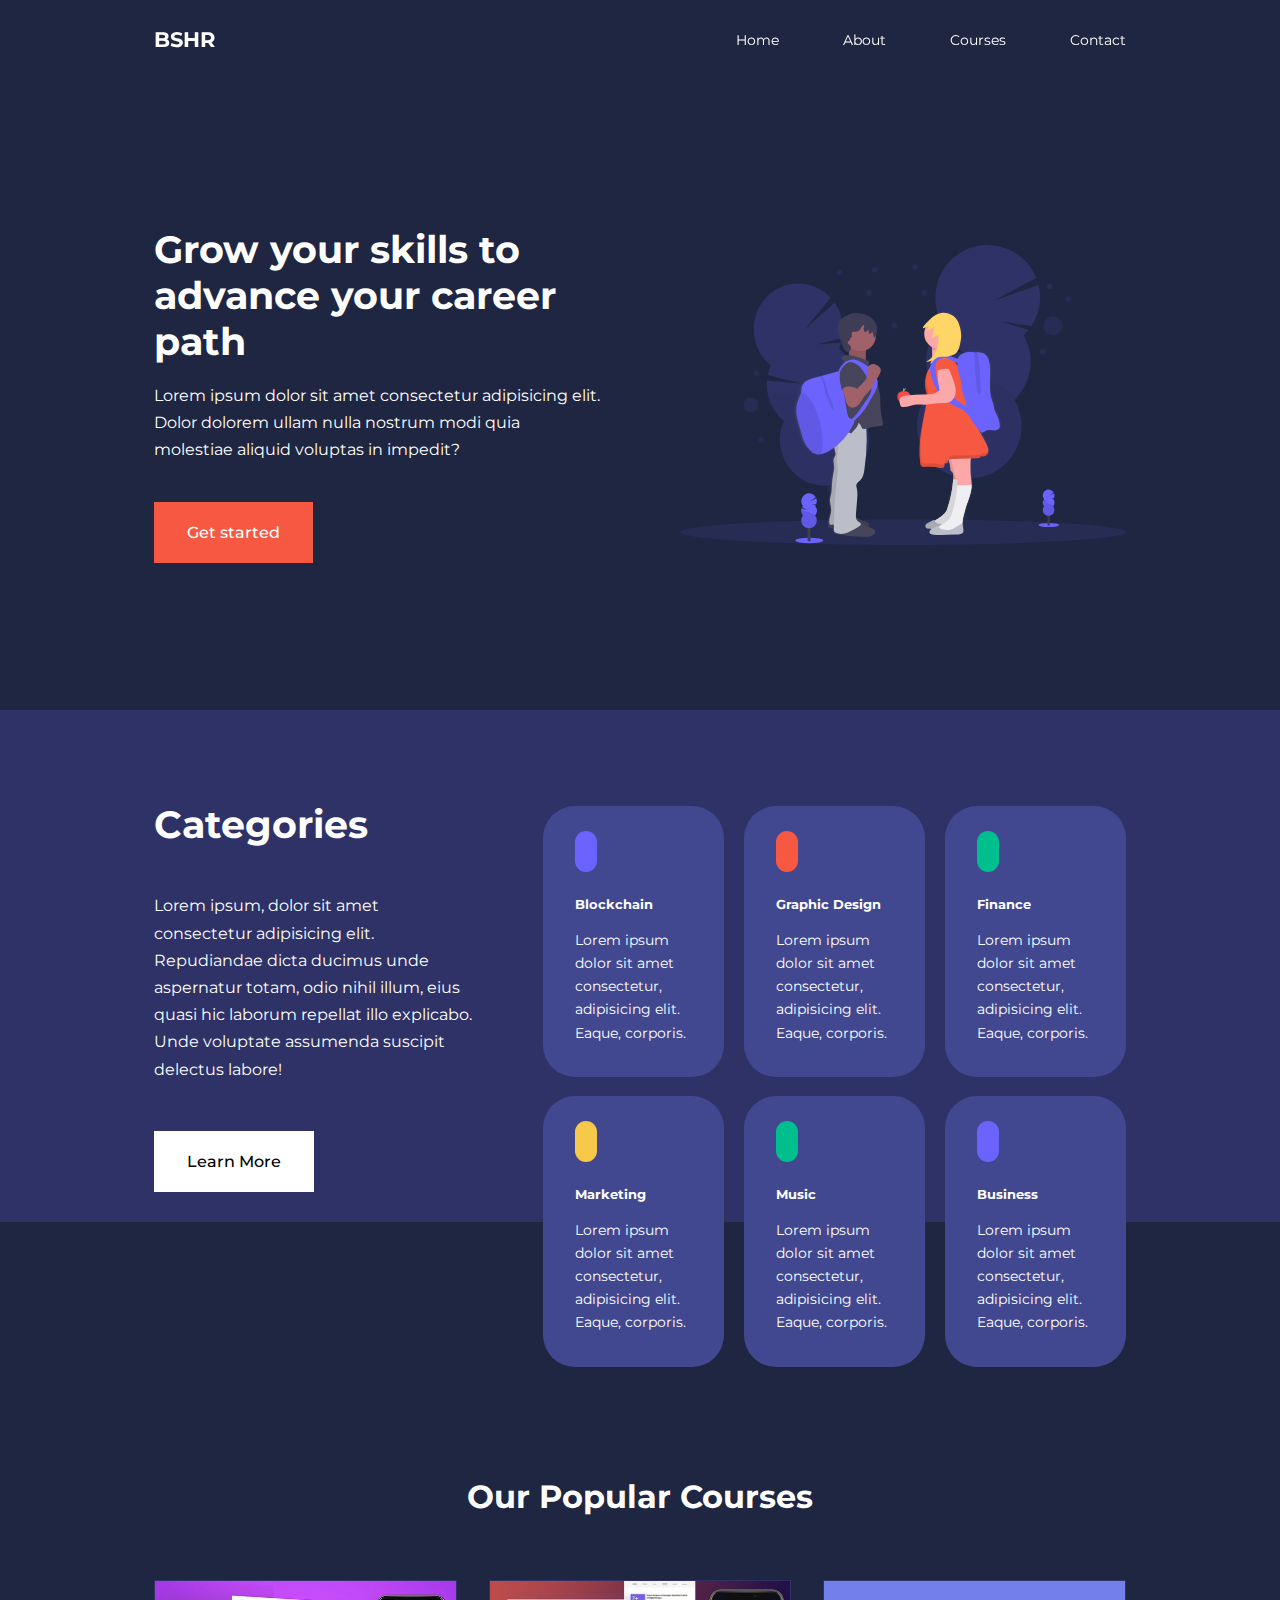
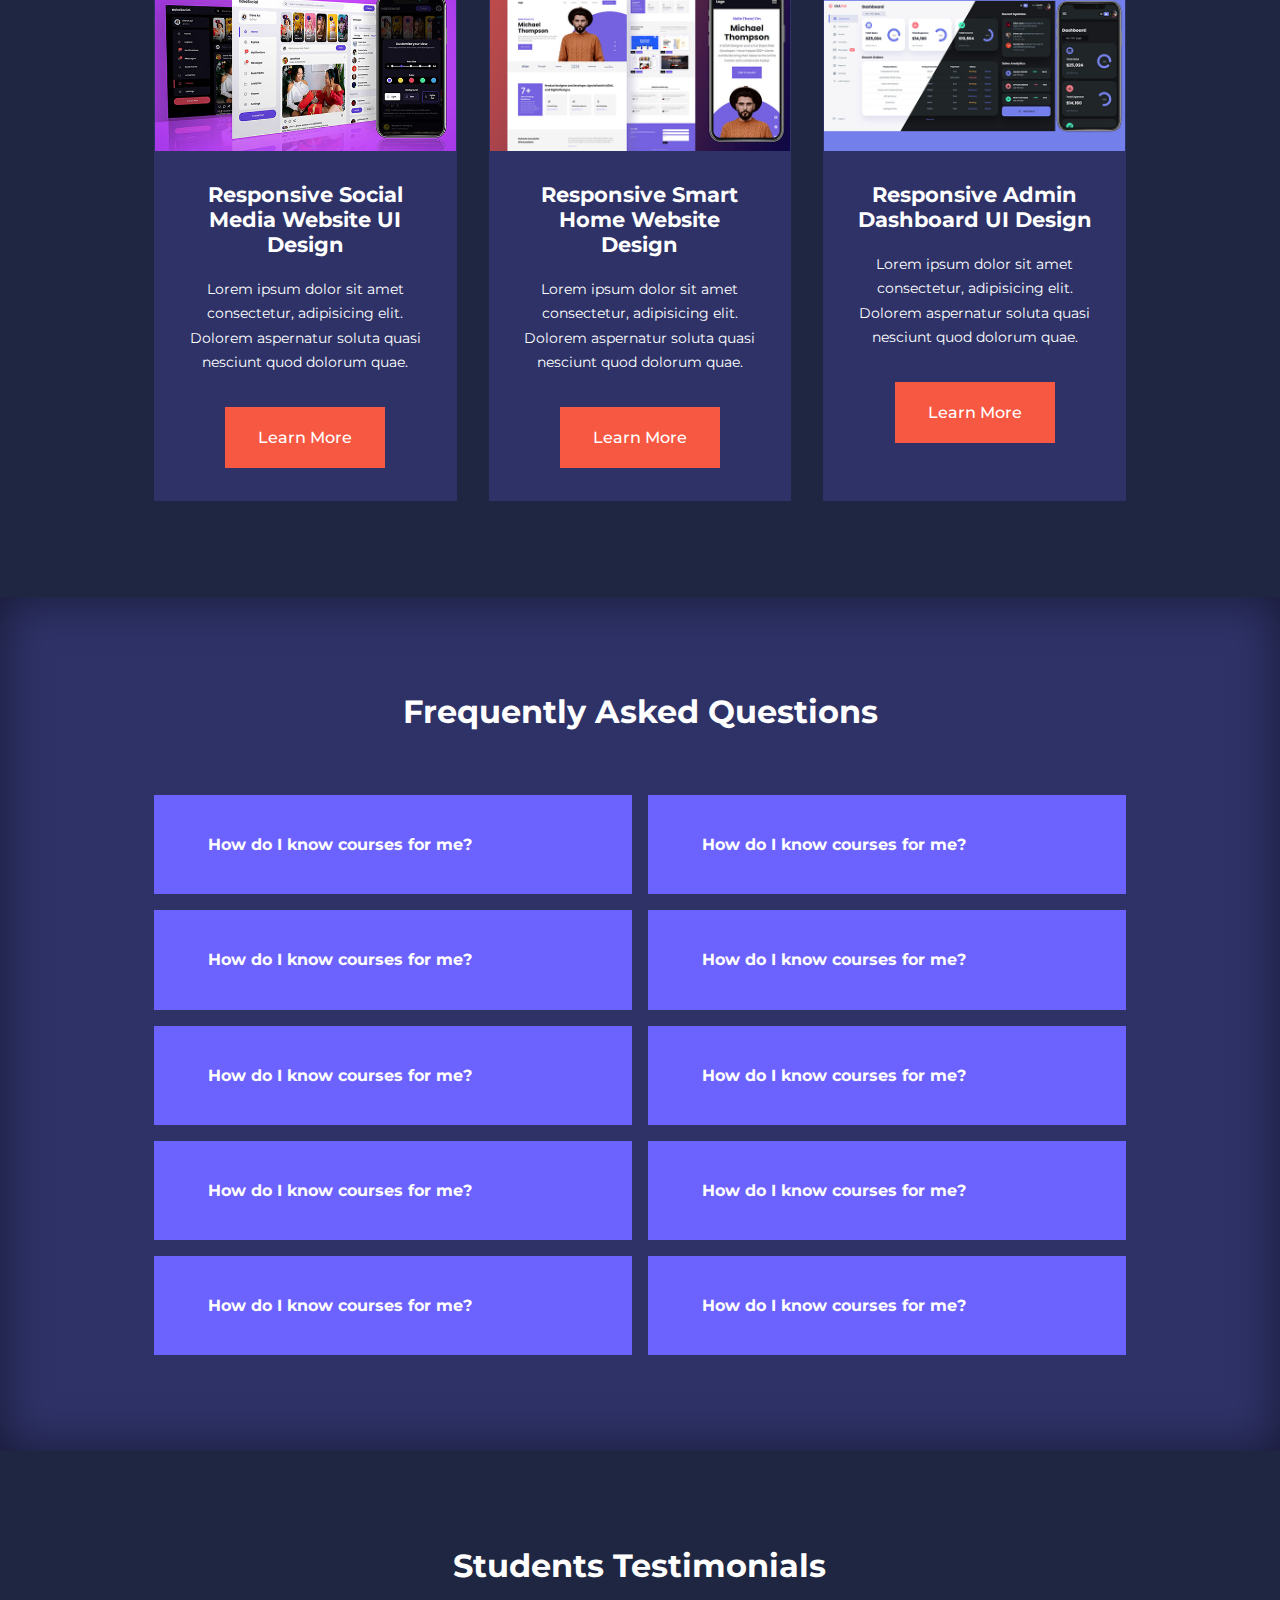
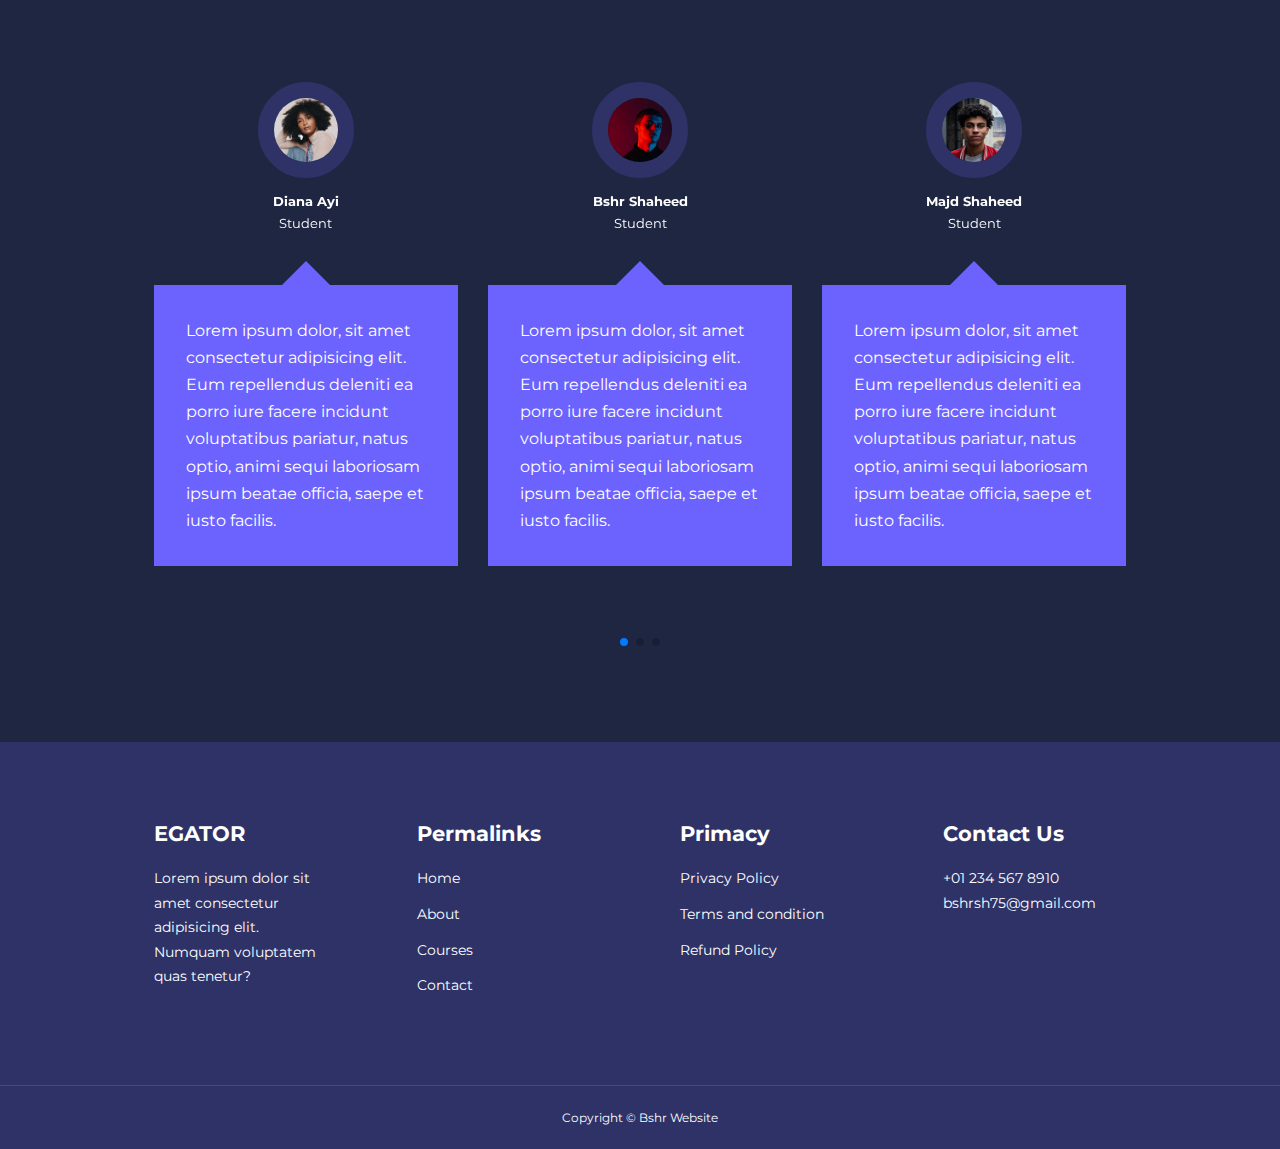
<file: index.html>
<!DOCTYPE html>
<html lang="en">
<head>
    <meta charset="UTF-8">
    <meta name="viewport" content="width=device-width, initial-scale=1.0">
    <title>Ocean</title>
    <!-- Google fonts -->
    <link rel="preconnect" href="https://fonts.googleapis.com">
    <link rel="preconnect" href="https://fonts.gstatic.com" crossorigin>
    <link href="https://fonts.googleapis.com/css2?family=Jomhuria&family=Lato:ital,wght@0,300;0,400;0,700;0,900;1,300;1,400;1,700;1,900&family=League+Spartan:wght@100;200;300;400;500;600;700;800;900&family=Montserrat:wght@300;400;500;600;700;800;900&family=Open+Sans:wght@400;700&family=Work+Sans:wght@200;300;400;500;600;700;800&display=swap" rel="stylesheet">
    <!-- ICONS COUT cdn -->
    <link rel="stylesheet" href="https://unicons.iconscout.com/release/v4.0.8/css/line.css">
    <link rel="stylesheet" href="css/style.css">
    <!-- swiper js -->
    <link rel="stylesheet" href="https://cdn.jsdelivr.net/npm/swiper@10/swiper-bundle.min.css"/>
</head>
<body>
    <!-- start nav bar -->
    <nav>
        <div class="main-container nav-container">
            <a href="index.html"><h4>BSHR</h4></a>
            <ul class="nav-menu">
                <li><a href="index.html">Home</a></li>
                <li><a href="about.html">About</a></li>
                <li><a href="courses.html">Courses</a></li>
                <li><a href="contact.html">Contact</a></li>
            </ul>
            <button id="open-menu-btn"><i class="uil uil-bars"></i></button>
            <button id="close-menu-btn"><i class="uil uil-multiply"></i></button>
        </div>
    </nav>
    <!-- end nav bar -->
    <!-- start header -->
    <header>
        <div class="main-container header-container">
            <div class="header-left">
                <h1>Grow your skills to advance your career path</h1>
                <p>Lorem ipsum dolor sit amet consectetur adipisicing elit. Dolor dolorem ullam nulla nostrum modi quia molestiae aliquid voluptas in impedit?</p>
                <a href="courses.html" class="btn btn-primary">Get started</a>
            </div>
            <div class="header-right">
                <img src="images/header.svg" alt="">
            </div>
        </div>
    </header>
    <!-- end header -->
    <!-- start categories -->
    <section class="categories">
        <div class="main-container categories-container">
            <div class="categories-left">
                <h1>Categories</h1>
                <p>Lorem ipsum, dolor sit amet consectetur adipisicing elit. Repudiandae dicta ducimus unde aspernatur totam, odio nihil illum, eius quasi hic laborum repellat illo explicabo. Unde voluptate assumenda suscipit delectus labore!</p>
                <a href="#" class="btn">Learn More</a>
            </div>
            <div class="categories-right">
                <article class="category">
                    <span class="category-icon"><i class="uil uil-bitcoin-circle"></i></span>
                    <h5>Blockchain</h5>
                    <p>Lorem ipsum dolor sit amet consectetur, adipisicing elit. Eaque, corporis.</p>
                </article>

                <article class="category">
                    <span class="category-icon"><i class="uil uil-palette"></i></span>
                    <h5>Graphic Design</h5>
                    <p>Lorem ipsum dolor sit amet consectetur, adipisicing elit. Eaque, corporis.</p>
                </article>

                <article class="category">
                    <span class="category-icon"><i class="uil uil-usd-circle"></i></span>
                    <h5>Finance</h5>
                    <p>Lorem ipsum dolor sit amet consectetur, adipisicing elit. Eaque, corporis.</p>
                </article>

                <article class="category">
                    <span class="category-icon"><i class="uil uil-megaphone"></i></span>
                    <h5>Marketing</h5>
                    <p>Lorem ipsum dolor sit amet consectetur, adipisicing elit. Eaque, corporis.</p>
                </article>

                <article class="category">
                    <span class="category-icon"><i class="uil uil-music"></i></span>
                    <h5>Music</h5>
                    <p>Lorem ipsum dolor sit amet consectetur, adipisicing elit. Eaque, corporis.</p>
                </article>

                <article class="category">
                    <span class="category-icon"><i class="uil uil-puzzle-piece"></i></span>
                    <h5>Business</h5>
                    <p>Lorem ipsum dolor sit amet consectetur, adipisicing elit. Eaque, corporis.</p>
                </article>
            </div>
        </div>
    </section>
    <!-- end categories -->
    <!-- start courses -->
    <section class="courses">
        <h2>Our Popular Courses</h2>
        <div class="main-container courses-container">
            <article class="course">
                <div class="course-image">
                    <img src="images/course1.jpg" alt="">
                </div>
                <div class="course-info">
                    <h4>Responsive Social Media Website UI Design</h4>
                    <p>Lorem ipsum dolor sit amet consectetur, adipisicing elit. Dolorem aspernatur soluta quasi nesciunt quod dolorum quae.</p>
                    <a href="" class="btn btn-primary">Learn More</a>
                </div>
            </article>
            <article class="course">
                <div class="course-image">
                    <img src="images/course2.jpg" alt="">
                </div>
                <div class="course-info">
                    <h4>Responsive Smart Home Website Design</h4>
                    <p>Lorem ipsum dolor sit amet consectetur, adipisicing elit. Dolorem aspernatur soluta quasi nesciunt quod dolorum quae.</p>
                    <a href="" class="btn btn-primary">Learn More</a>
                </div>
            </article>
            <article class="course">
                <div class="course-image">
                    <img src="images/course3.jpg" alt="">
                </div>
                <div class="course-info">
                    <h4>Responsive Admin Dashboard UI Design</h4>
                    <p>Lorem ipsum dolor sit amet consectetur, adipisicing elit. Dolorem aspernatur soluta quasi nesciunt quod dolorum quae.</p>
                    <a href="" class="btn btn-primary">Learn More</a>
                </div>
            </article>
        </div>
    </section>
    <!-- end courses -->
    <!-- start faqs -->
    <section class="faqs">
        <h2>Frequently Asked Questions</h2>
        <div class="main-container faqs-container">
            <article class="faq">
                <div class="faq-icon"><i class="uil uil-plus"></i></div>
                <div class="question-answer">
                    <h4>How do I know courses for me?</h4>
                    <p>Lorem ipsum dolor sit amet consectetur adipisicing elit. Labore sed ratione laudantium enim adipisci, autem nemo sapiente explicabo sunt ipsum, ipsam quae quis officiis aliquid necessitatibus? Porro beatae ab odio.</p>
                </div>
            </article>
            <article class="faq">
                <div class="faq-icon"><i class="uil uil-plus"></i></div>
                <div class="question-answer">
                    <h4>How do I know courses for me?</h4>
                    <p>Lorem ipsum dolor sit amet consectetur adipisicing elit. Labore sed ratione laudantium enim adipisci, autem nemo sapiente explicabo sunt ipsum, ipsam quae quis officiis aliquid necessitatibus? Porro beatae ab odio.</p>
                </div>
            </article>
            <article class="faq">
                <div class="faq-icon"><i class="uil uil-plus"></i></div>
                <div class="question-answer">
                    <h4>How do I know courses for me?</h4>
                    <p>Lorem ipsum dolor sit amet consectetur adipisicing elit. Labore sed ratione laudantium enim adipisci, autem nemo sapiente explicabo sunt ipsum, ipsam quae quis officiis aliquid necessitatibus? Porro beatae ab odio.</p>
                </div>
            </article>
            <article class="faq">
                <div class="faq-icon"><i class="uil uil-plus"></i></div>
                <div class="question-answer">
                    <h4>How do I know courses for me?</h4>
                    <p>Lorem ipsum dolor sit amet consectetur adipisicing elit. Labore sed ratione laudantium enim adipisci, autem nemo sapiente explicabo sunt ipsum, ipsam quae quis officiis aliquid necessitatibus? Porro beatae ab odio.</p>
                </div>
            </article>
            <article class="faq">
                <div class="faq-icon"><i class="uil uil-plus"></i></div>
                <div class="question-answer">
                    <h4>How do I know courses for me?</h4>
                    <p>Lorem ipsum dolor sit amet consectetur adipisicing elit. Labore sed ratione laudantium enim adipisci, autem nemo sapiente explicabo sunt ipsum, ipsam quae quis officiis aliquid necessitatibus? Porro beatae ab odio.</p>
                </div>
            </article>
            <article class="faq">
                <div class="faq-icon"><i class="uil uil-plus"></i></div>
                <div class="question-answer">
                    <h4>How do I know courses for me?</h4>
                    <p>Lorem ipsum dolor sit amet consectetur adipisicing elit. Labore sed ratione laudantium enim adipisci, autem nemo sapiente explicabo sunt ipsum, ipsam quae quis officiis aliquid necessitatibus? Porro beatae ab odio.</p>
                </div>
            </article>
            <article class="faq">
                <div class="faq-icon"><i class="uil uil-plus"></i></div>
                <div class="question-answer">
                    <h4>How do I know courses for me?</h4>
                    <p>Lorem ipsum dolor sit amet consectetur adipisicing elit. Labore sed ratione laudantium enim adipisci, autem nemo sapiente explicabo sunt ipsum, ipsam quae quis officiis aliquid necessitatibus? Porro beatae ab odio.</p>
                </div>
            </article>
            <article class="faq">
                <div class="faq-icon"><i class="uil uil-plus"></i></div>
                <div class="question-answer">
                    <h4>How do I know courses for me?</h4>
                    <p>Lorem ipsum dolor sit amet consectetur adipisicing elit. Labore sed ratione laudantium enim adipisci, autem nemo sapiente explicabo sunt ipsum, ipsam quae quis officiis aliquid necessitatibus? Porro beatae ab odio.</p>
                </div>
            </article>
            <article class="faq">
                <div class="faq-icon"><i class="uil uil-plus"></i></div>
                <div class="question-answer">
                    <h4>How do I know courses for me?</h4>
                    <p>Lorem ipsum dolor sit amet consectetur adipisicing elit. Labore sed ratione laudantium enim adipisci, autem nemo sapiente explicabo sunt ipsum, ipsam quae quis officiis aliquid necessitatibus? Porro beatae ab odio.</p>
                </div>
            </article>
            <article class="faq">
                <div class="faq-icon"><i class="uil uil-plus"></i></div>
                <div class="question-answer">
                    <h4>How do I know courses for me?</h4>
                    <p>Lorem ipsum dolor sit amet consectetur adipisicing elit. Labore sed ratione laudantium enim adipisci, autem nemo sapiente explicabo sunt ipsum, ipsam quae quis officiis aliquid necessitatibus? Porro beatae ab odio.</p>
                </div>
            </article>
        </div>
    </section>
    <!-- end faqs -->
    <!-- start testimonials -->
    <section class="main-container testimonials-container mySwiper">
        <h2>Students Testimonials</h2>
        <div class="swiper-wrapper">
            <div class="testimonial swiper-slide">
                <div class="avatar">
                    <img src="images/avatar1.jpg" alt="">
                </div>
                <div class="testimonial-info">
                    <h5>Diana Ayi</h5>
                    <small>Student</small>
                </div>
                <div class="testimonial-body">
                    <p>
                        Lorem ipsum dolor, sit amet consectetur adipisicing elit. Eum repellendus deleniti ea porro iure facere incidunt voluptatibus pariatur, natus optio, animi sequi laboriosam ipsum beatae officia, saepe et iusto facilis.
                    </p>
                </div>
            </div>
            <div class="testimonial swiper-slide">
                <div class="avatar">
                    <img src="images/avatar2.jpg" alt="">
                </div>
                <div class="testimonial-info">
                    <h5>Bshr Shaheed</h5>
                    <small>Student</small>
                </div>
                <div class="testimonial-body">
                    <p>
                        Lorem ipsum dolor, sit amet consectetur adipisicing elit. Eum repellendus deleniti ea porro iure facere incidunt voluptatibus pariatur, natus optio, animi sequi laboriosam ipsum beatae officia, saepe et iusto facilis.
                    </p>
                </div>
            </div>
            <div class="testimonial swiper-slide">
                <div class="avatar">
                    <img src="images/avatar3.jpg" alt="">
                </div>
                <div class="testimonial-info">
                    <h5>Majd Shaheed</h5>
                    <small>Student</small>
                </div>
                <div class="testimonial-body">
                    <p>
                        Lorem ipsum dolor, sit amet consectetur adipisicing elit. Eum repellendus deleniti ea porro iure facere incidunt voluptatibus pariatur, natus optio, animi sequi laboriosam ipsum beatae officia, saepe et iusto facilis.
                    </p>
                </div>
            </div>
            <div class="testimonial swiper-slide">
                <div class="avatar">
                    <img src="images/avatar4.jpg" alt="">
                </div>
                <div class="testimonial-info">
                    <h5>nisar bisar</h5>
                    <small>Student</small>
                </div>
                <div class="testimonial-body">
                    <p>
                        Lorem ipsum dolor, sit amet consectetur adipisicing elit. Eum repellendus deleniti ea porro iure facere incidunt voluptatibus pariatur, natus optio, animi sequi laboriosam ipsum beatae officia, saepe et iusto facilis.
                    </p>
                </div>
            </div>
            <div class="testimonial swiper-slide">
                <div class="avatar">
                    <img src="images/avatar5.jpg" alt="">
                </div>
                <div class="testimonial-info">
                    <h5>Tonia lonia</h5>
                    <small>Student</small>
                </div>
                <div class="testimonial-body">
                    <p>
                        Lorem ipsum dolor, sit amet consectetur adipisicing elit. Eum repellendus deleniti ea porro iure facere incidunt voluptatibus pariatur, natus optio, animi sequi laboriosam ipsum beatae officia, saepe et iusto facilis.
                    </p>
                </div>
            </div>
        </div>
        <div class="swiper-pagination"></div>
    </section>
    <!-- end testimonials -->
    <!-- start footer -->
    <footer class="footer">
        <div class="main-container footer-container">
            <div class="footer1">
                <a href="index.html" class="footer-logo"><h4>EGATOR</h4></a>
                <p>Lorem ipsum dolor sit amet consectetur adipisicing elit. Numquam voluptatem quas tenetur?</p>
            </div>
            <div class="footer2">
                <h4>Permalinks</h4>
                <ul class="permalinks">
                    <li><a href="index.html">Home</a></li>
                    <li><a href="about.html">About</a></li>
                    <li><a href="courses.html">Courses</a></li>
                    <li><a href="contact.html">Contact</a></li>
                </ul>
            </div>
            <div class="footer3">
                <h4>Primacy</h4>
                <ul class="privacy">
                    <li><a href="#">Privacy Policy</a></li>
                    <li><a href="#">Terms and condition</a></li>
                    <li><a href="#">Refund Policy</a></li>
                </ul>
            </div>
            <div class="footer4">
                <h4>Contact Us</h4>
                <div>
                    <p>+01 234 567 8910</p>
                    <p>bshrsh75@gmail.com</p>
                </div>
                <ul class="footer-socials">
                    <li>
                        <a href="#"><i class="uil uil-facebook"></i></a>
                    </li>
                    <li>
                        <a href="#"><i class="uil uil-instagram-alt"></i></a>
                    </li>
                    <li>
                        <a href="#"><i class="uil uil-twitter"></i></a>
                    </li>
                    <li>
                        <a href="#"><i class="uil uil-linkedin-alt"></i></a>
                    </li>
                </ul>
            </div>
        </div>
        <div class="footer-copyright">
            <small>Copyright &copy; Bshr Website</small>
        </div>
    </footer>
    <!-- end footer -->
    <script src="https://cdn.jsdelivr.net/npm/swiper@10/swiper-bundle.min.js"></script>
    <script src="main.js"></script>
    <script>
        var swiper = new Swiper(".mySwiper", {
            slidesPerView: 1,
            spaceBetween: 30,
            pagination: {
                el: ".swiper-pagination",
                clickable: true,
            },
            breakpoints: {
                600: {
                    slidesPerView: 2
                },
                1024: {
                    slidesPerView: 3
                }
            }
        });
    </script>
</body>
</html>
</file>
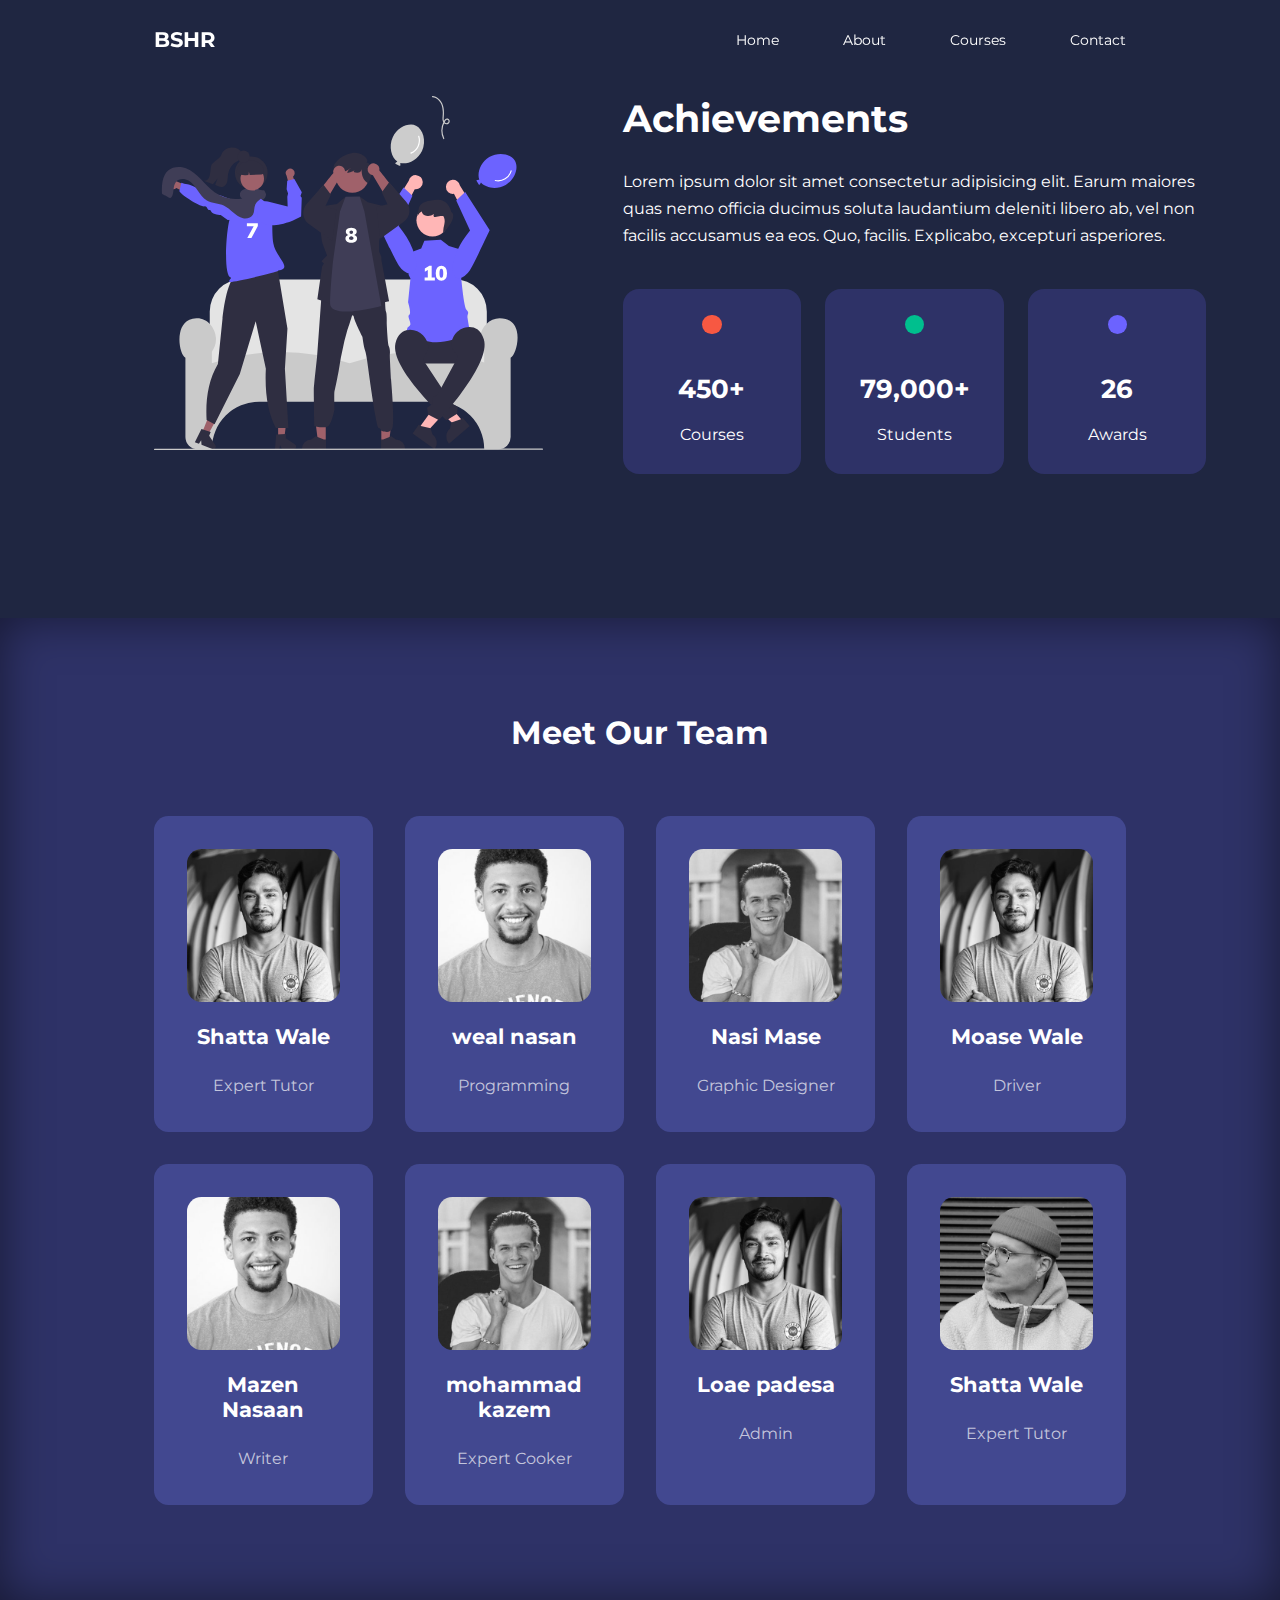
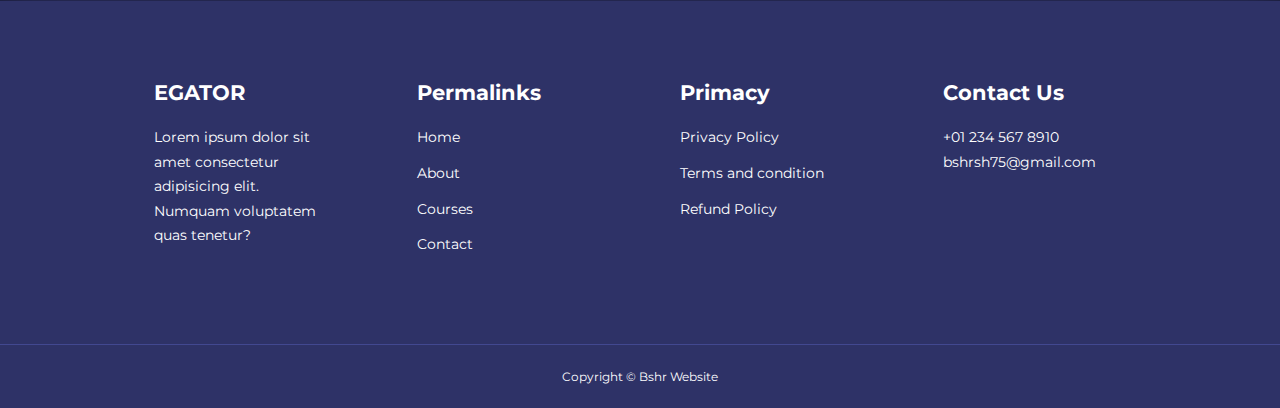
<file: about.html>
<!DOCTYPE html>
<html lang="en">
<head>
    <meta charset="UTF-8">
    <meta name="viewport" content="width=device-width, initial-scale=1.0">
    <title>Ocean</title>
    <!-- Google fonts -->
    <link rel="preconnect" href="https://fonts.googleapis.com">
    <link rel="preconnect" href="https://fonts.gstatic.com" crossorigin>
    <link href="https://fonts.googleapis.com/css2?family=Jomhuria&family=Lato:ital,wght@0,300;0,400;0,700;0,900;1,300;1,400;1,700;1,900&family=League+Spartan:wght@100;200;300;400;500;600;700;800;900&family=Montserrat:wght@300;400;500;600;700;800;900&family=Open+Sans:wght@400;700&family=Work+Sans:wght@200;300;400;500;600;700;800&display=swap" rel="stylesheet">
    <!-- ICONS COUT cdn -->
    <link rel="stylesheet" href="https://unicons.iconscout.com/release/v4.0.8/css/line.css">
    <link rel="stylesheet" href="css/style.css">
    <link rel="stylesheet" href="css/about.css">
</head>
<body>
    <!-- start nav bar -->
    <nav>
        <div class="main-container nav-container">
            <a href="index.html"><h4>BSHR</h4></a>
            <ul class="nav-menu">
                <li><a href="index.html">Home</a></li>
                <li><a href="about.html">About</a></li>
                <li><a href="courses.html">Courses</a></li>
                <li><a href="contact.html">Contact</a></li>
            </ul>
            <button id="open-menu-btn"><i class="uil uil-bars"></i></button>
            <button id="close-menu-btn"><i class="uil uil-multiply"></i></button>
        </div>
    </nav>
    <!-- end nav bar -->
    <!-- start achievement -->
    <section class="about-achievements">
        <div class="main-container about-achievements-container">
            <div class="about-achievements-left">
                <img src="images/about achievements.svg" alt="">
            </div>
            <div class="about-achievements-right">
                <h1>Achievements</h1>
                <p>Lorem ipsum dolor sit amet consectetur adipisicing elit. Earum maiores quas nemo officia ducimus soluta laudantium deleniti libero ab, vel non facilis accusamus ea eos. Quo, facilis. Explicabo, excepturi asperiores.</p>
                <div class="achievements-cards">
                    <article class="achievement-card">
                        <span class="achievement-icon">
                            <i class="uil uil-video"></i>
                        </span>
                        <h3>450+</h3>
                        <p>Courses</p>
                    </article>
                    <article class="achievement-card">
                        <span class="achievement-icon">
                            <i class="uil uil-users-alt"></i>
                        </span>
                        <h3>79,000+</h3>
                        <p>Students</p>
                    </article>
                    <article class="achievement-card">
                        <span class="achievement-icon">
                            <i class="uil uil-trophy"></i>
                        </span>
                        <h3>26</h3>
                        <p>Awards</p>
                    </article>
                </div>
            </div>
        </div>
    </section>
    <!-- end achievement -->
    <!-- start team -->
    <section class="team">
        <h2>Meet Our Team</h2>
        <div class="main-container team-container">
            <article class="team-member">
                <div class="team-member-img">
                    <img src="images/tm1.jpg" alt="">
                </div>
                <div class="team-member-info">
                    <h4>Shatta Wale</h4>
                    <p>Expert Tutor</p>
                </div>
                <div class="team-member-socials">
                    <a href="https://instagram.com" target="_blank"><i class="uil uil-instagram"></i></a>
                    <a href="https://twitter.com" target="_blank"><i class="uil uil-twitter-alt"></i></a>
                    <a href="https://linkedin.com" target="_blank"><i class="uil uil-linkedin-alt"></i></a>
                </div>
            </article>
            <article class="team-member">
                <div class="team-member-img">
                    <img src="images/tm4.jpg" alt="">
                </div>
                <div class="team-member-info">
                    <h4>weal nasan</h4>
                    <p>Programming</p>
                </div>
                <div class="team-member-socials">
                    <a href="https://instagram.com" target="_blank"><i class="uil uil-instagram"></i></a>
                    <a href="https://twitter.com" target="_blank"><i class="uil uil-twitter-alt"></i></a>
                    <a href="https://linkedin.com" target="_blank"><i class="uil uil-linkedin-alt"></i></a>
                </div>
            </article>
            <article class="team-member">
                <div class="team-member-img">
                    <img src="images/tm6.jpg" alt="">
                </div>
                <div class="team-member-info">
                    <h4>Nasi Mase</h4>
                    <p>Graphic Designer</p>
                </div>
                <div class="team-member-socials">
                    <a href="https://instagram.com" target="_blank"><i class="uil uil-instagram"></i></a>
                    <a href="https://twitter.com" target="_blank"><i class="uil uil-twitter-alt"></i></a>
                    <a href="https://linkedin.com" target="_blank"><i class="uil uil-linkedin-alt"></i></a>
                </div>
            </article>
            <article class="team-member">
                <div class="team-member-img">
                    <img src="images/tm1.jpg" alt="">
                </div>
                <div class="team-member-info">
                    <h4>Moase Wale</h4>
                    <p>Driver</p>
                </div>
                <div class="team-member-socials">
                    <a href="https://instagram.com" target="_blank"><i class="uil uil-instagram"></i></a>
                    <a href="https://twitter.com" target="_blank"><i class="uil uil-twitter-alt"></i></a>
                    <a href="https://linkedin.com" target="_blank"><i class="uil uil-linkedin-alt"></i></a>
                </div>
            </article>
            <article class="team-member">
                <div class="team-member-img">
                    <img src="images/tm4.jpg" alt="">
                </div>
                <div class="team-member-info">
                    <h4>Mazen Nasaan</h4>
                    <p>Writer</p>
                </div>
                <div class="team-member-socials">
                    <a href="https://instagram.com" target="_blank"><i class="uil uil-instagram"></i></a>
                    <a href="https://twitter.com" target="_blank"><i class="uil uil-twitter-alt"></i></a>
                    <a href="https://linkedin.com" target="_blank"><i class="uil uil-linkedin-alt"></i></a>
                </div>
            </article>
            <article class="team-member">
                <div class="team-member-img">
                    <img src="images/tm6.jpg" alt="">
                </div>
                <div class="team-member-info">
                    <h4>mohammad kazem</h4>
                    <p>Expert Cooker</p>
                </div>
                <div class="team-member-socials">
                    <a href="https://instagram.com" target="_blank"><i class="uil uil-instagram"></i></a>
                    <a href="https://twitter.com" target="_blank"><i class="uil uil-twitter-alt"></i></a>
                    <a href="https://linkedin.com" target="_blank"><i class="uil uil-linkedin-alt"></i></a>
                </div>
            </article>
            <article class="team-member">
                <div class="team-member-img">
                    <img src="images/tm1.jpg" alt="">
                </div>
                <div class="team-member-info">
                    <h4>Loae padesa</h4>
                    <p>Admin</p>
                </div>
                <div class="team-member-socials">
                    <a href="https://instagram.com" target="_blank"><i class="uil uil-instagram"></i></a>
                    <a href="https://twitter.com" target="_blank"><i class="uil uil-twitter-alt"></i></a>
                    <a href="https://linkedin.com" target="_blank"><i class="uil uil-linkedin-alt"></i></a>
                </div>
            </article>
            <article class="team-member">
                <div class="team-member-img">
                    <img src="images/tm8.jpg" alt="">
                </div>
                <div class="team-member-info">
                    <h4>Shatta Wale</h4>
                    <p>Expert Tutor</p>
                </div>
                <div class="team-member-socials">
                    <a href="https://instagram.com" target="_blank"><i class="uil uil-instagram"></i></a>
                    <a href="https://twitter.com" target="_blank"><i class="uil uil-twitter-alt"></i></a>
                    <a href="https://linkedin.com" target="_blank"><i class="uil uil-linkedin-alt"></i></a>
                </div>
            </article>
        </div>
    </section>
    <!-- end team -->
    <!-- start footer -->
    <footer class="footer">
        <div class="main-container footer-container">
            <div class="footer1">
                <a href="index.html" class="footer-logo"><h4>EGATOR</h4></a>
                <p>Lorem ipsum dolor sit amet consectetur adipisicing elit. Numquam voluptatem quas tenetur?</p>
            </div>
            <div class="footer2">
                <h4>Permalinks</h4>
                <ul class="permalinks">
                    <li><a href="index.html">Home</a></li>
                    <li><a href="about.html">About</a></li>
                    <li><a href="courses.html">Courses</a></li>
                    <li><a href="contact.html">Contact</a></li>
                </ul>
            </div>
            <div class="footer3">
                <h4>Primacy</h4>
                <ul class="privacy">
                    <li><a href="#">Privacy Policy</a></li>
                    <li><a href="#">Terms and condition</a></li>
                    <li><a href="#">Refund Policy</a></li>
                </ul>
            </div>
            <div class="footer4">
                <h4>Contact Us</h4>
                <div>
                    <p>+01 234 567 8910</p>
                    <p>bshrsh75@gmail.com</p>
                </div>
                <ul class="footer-socials">
                    <li>
                        <a href="#"><i class="uil uil-facebook"></i></a>
                    </li>
                    <li>
                        <a href="#"><i class="uil uil-instagram-alt"></i></a>
                    </li>
                    <li>
                        <a href="#"><i class="uil uil-twitter"></i></a>
                    </li>
                    <li>
                        <a href="#"><i class="uil uil-linkedin-alt"></i></a>
                    </li>
                </ul>
            </div>
        </div>
        <div class="footer-copyright">
            <small>Copyright &copy; Bshr Website</small>
        </div>
    </footer>
    <!-- end footer -->
    <script src="main.js"></script>
</body>
</html>
</file>
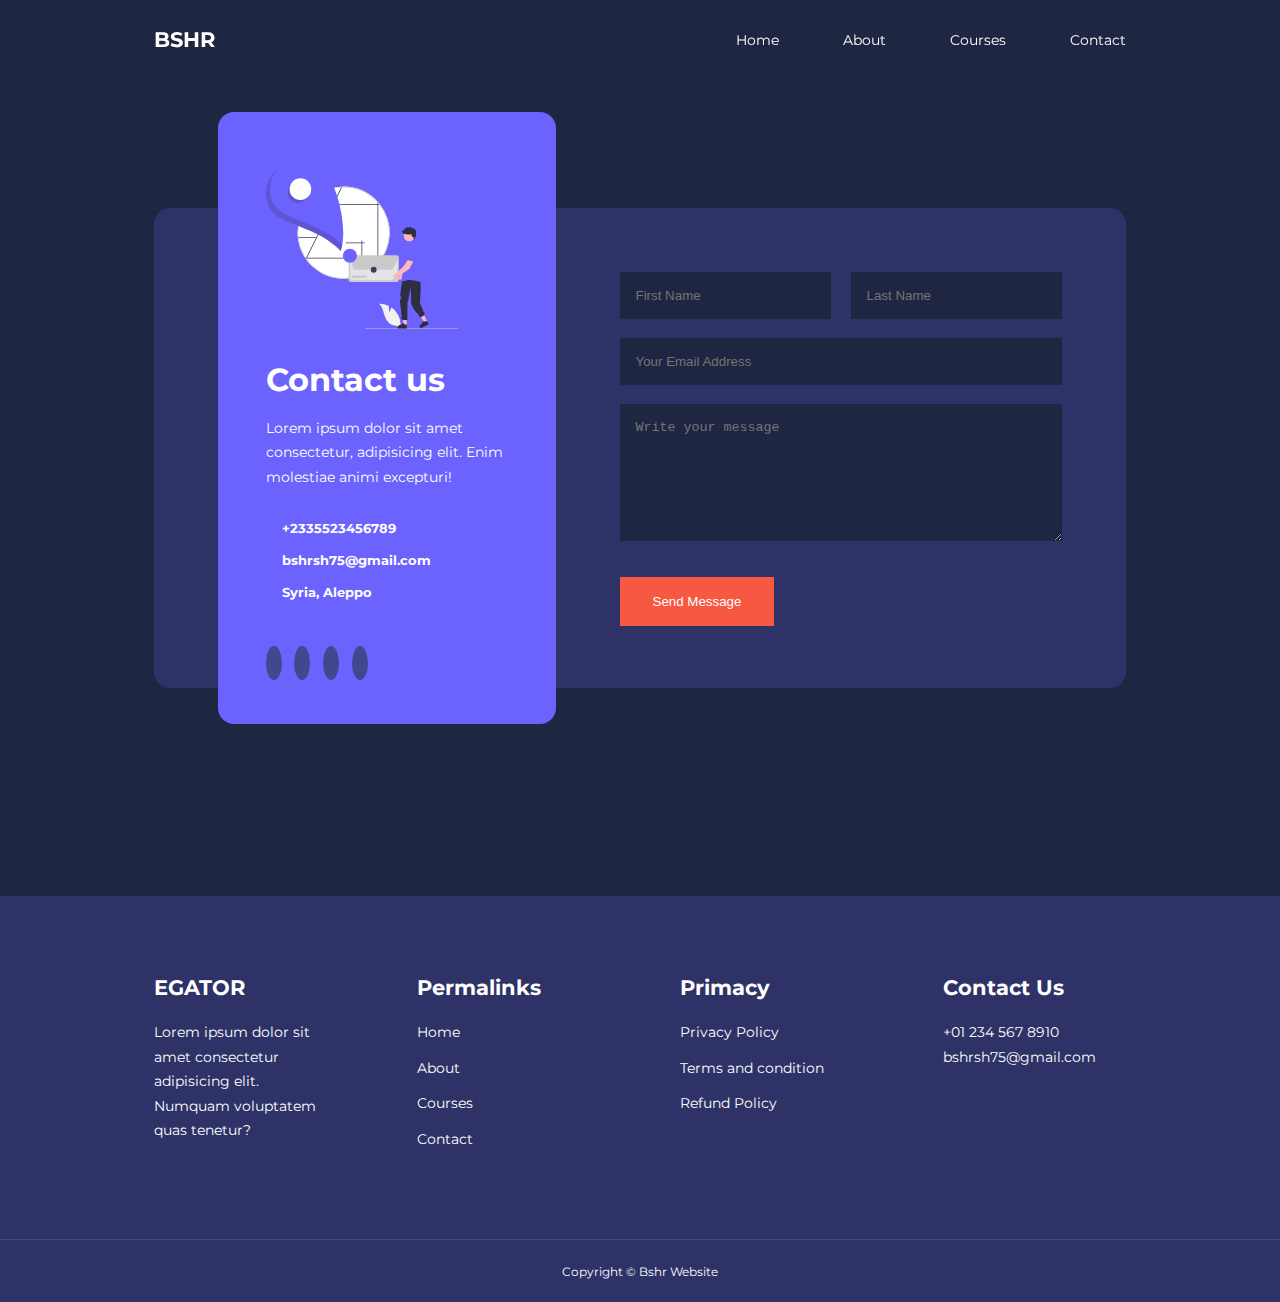
<file: contact.html>
<!DOCTYPE html>
<html lang="en">
<head>
    <meta charset="UTF-8">
    <meta name="viewport" content="width=device-width, initial-scale=1.0">
    <title>Ocean</title>
    <!-- Google fonts -->
    <link rel="preconnect" href="https://fonts.googleapis.com">
    <link rel="preconnect" href="https://fonts.gstatic.com" crossorigin>
    <link href="https://fonts.googleapis.com/css2?family=Jomhuria&family=Lato:ital,wght@0,300;0,400;0,700;0,900;1,300;1,400;1,700;1,900&family=League+Spartan:wght@100;200;300;400;500;600;700;800;900&family=Montserrat:wght@300;400;500;600;700;800;900&family=Open+Sans:wght@400;700&family=Work+Sans:wght@200;300;400;500;600;700;800&display=swap" rel="stylesheet">
    <!-- ICONS COUT cdn -->
    <link rel="stylesheet" href="https://unicons.iconscout.com/release/v4.0.8/css/line.css">
    <link rel="stylesheet" href="css/style.css">
    <link rel="stylesheet" href="css/contact.css">
</head>
<body>
    <!-- start nav bar -->
    <nav>
        <div class="main-container nav-container">
            <a href="index.html"><h4>BSHR</h4></a>
            <ul class="nav-menu">
                <li><a href="index.html">Home</a></li>
                <li><a href="about.html">About</a></li>
                <li><a href="courses.html">Courses</a></li>
                <li><a href="contact.html">Contact</a></li>
            </ul>
            <button id="open-menu-btn"><i class="uil uil-bars"></i></button>
            <button id="close-menu-btn"><i class="uil uil-multiply"></i></button>
        </div>
    </nav>
    <!-- end nav bar -->
    <!-- start contact -->
    <section class="contact">
        <div class="main-container contact-container">
            <div class="contact-aside">
                <div class="aside-image">
                    <img src="images/contact.svg" alt="">
                </div>
                <h2>Contact us</h2>
                <p>Lorem ipsum dolor sit amet consectetur, adipisicing elit. Enim molestiae animi excepturi!</p>
                <ul class="contact-details">
                    <li>
                        <i class="uil uil-phone-times"></i>
                        <h5>+2335523456789</h5>
                    </li>
                    <li>
                        <i class="uil uil-envelope"></i>
                        <h5>bshrsh75@gmail.com</h5>
                    </li>
                    <li>
                        <i class="uil uil-location-point"></i>
                        <h5>Syria, Aleppo</h5>
                    </li>
                </ul>
                <ul class="contact-socials">
                    <li><a href="https://facebook.com"><i class="uil uil-facebook"></i></a></li>
                    <li><a href="https://instagram.com"><i class="uil uil-instagram"></i></a></li>
                    <li><a href="https://twitter.com"><i class="uil uil-twitter"></i></a></li>
                    <li><a href="https://linkedin.com"><i class="uil uil-linkedin"></i></a></li>
                </ul>
            </div>
            <form class="contact-form">
                <div class="form-name">
                    <input type="text" name="First Name" placeholder="First Name" required>
                    <input type="text" name="Last Name" placeholder="Last Name" required>
                </div>
                <input type="email" name="Email Address" placeholder="Your Email Address" required>
                <textarea name="Message" required placeholder="Write your message" rows="7"></textarea>
                <button type="submit" class="btn btn-primary">Send Message</button>
            </form>
        </div>
    </section>
    <!-- end contact -->
    <!-- start footer -->
    <footer class="footer">
        <div class="main-container footer-container">
            <div class="footer1">
                <a href="index.html" class="footer-logo"><h4>EGATOR</h4></a>
                <p>Lorem ipsum dolor sit amet consectetur adipisicing elit. Numquam voluptatem quas tenetur?</p>
            </div>
            <div class="footer2">
                <h4>Permalinks</h4>
                <ul class="permalinks">
                    <li><a href="index.html">Home</a></li>
                    <li><a href="about.html">About</a></li>
                    <li><a href="courses.html">Courses</a></li>
                    <li><a href="contact.html">Contact</a></li>
                </ul>
            </div>
            <div class="footer3">
                <h4>Primacy</h4>
                <ul class="privacy">
                    <li><a href="#">Privacy Policy</a></li>
                    <li><a href="#">Terms and condition</a></li>
                    <li><a href="#">Refund Policy</a></li>
                </ul>
            </div>
            <div class="footer4">
                <h4>Contact Us</h4>
                <div>
                    <p>+01 234 567 8910</p>
                    <p>bshrsh75@gmail.com</p>
                </div>
                <ul class="footer-socials">
                    <li>
                        <a href="#"><i class="uil uil-facebook"></i></a>
                    </li>
                    <li>
                        <a href="#"><i class="uil uil-instagram-alt"></i></a>
                    </li>
                    <li>
                        <a href="#"><i class="uil uil-twitter"></i></a>
                    </li>
                    <li>
                        <a href="#"><i class="uil uil-linkedin-alt"></i></a>
                    </li>
                </ul>
            </div>
        </div>
        <div class="footer-copyright">
            <small>Copyright &copy; Bshr Website</small>
        </div>
    </footer>
    <!-- end footer -->
    <script src="main.js"></script>
</body>
</html>
</file>
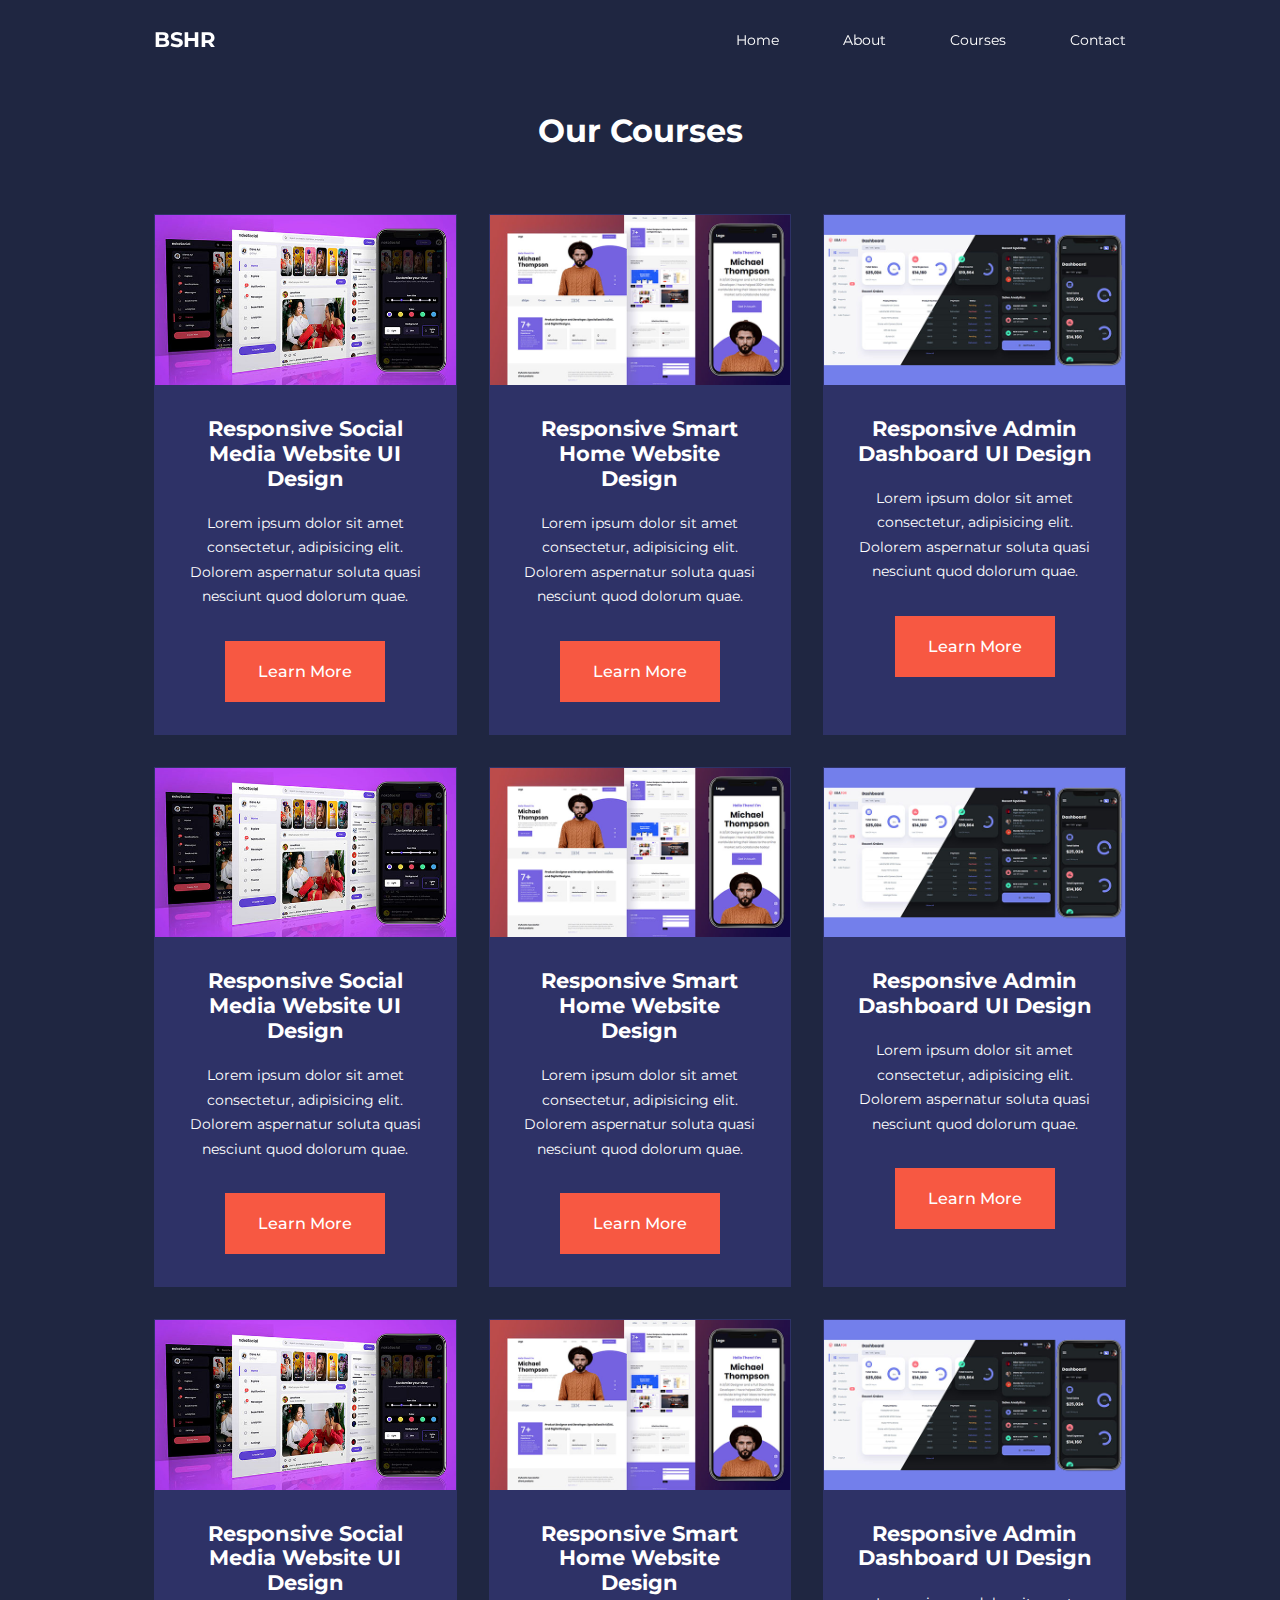
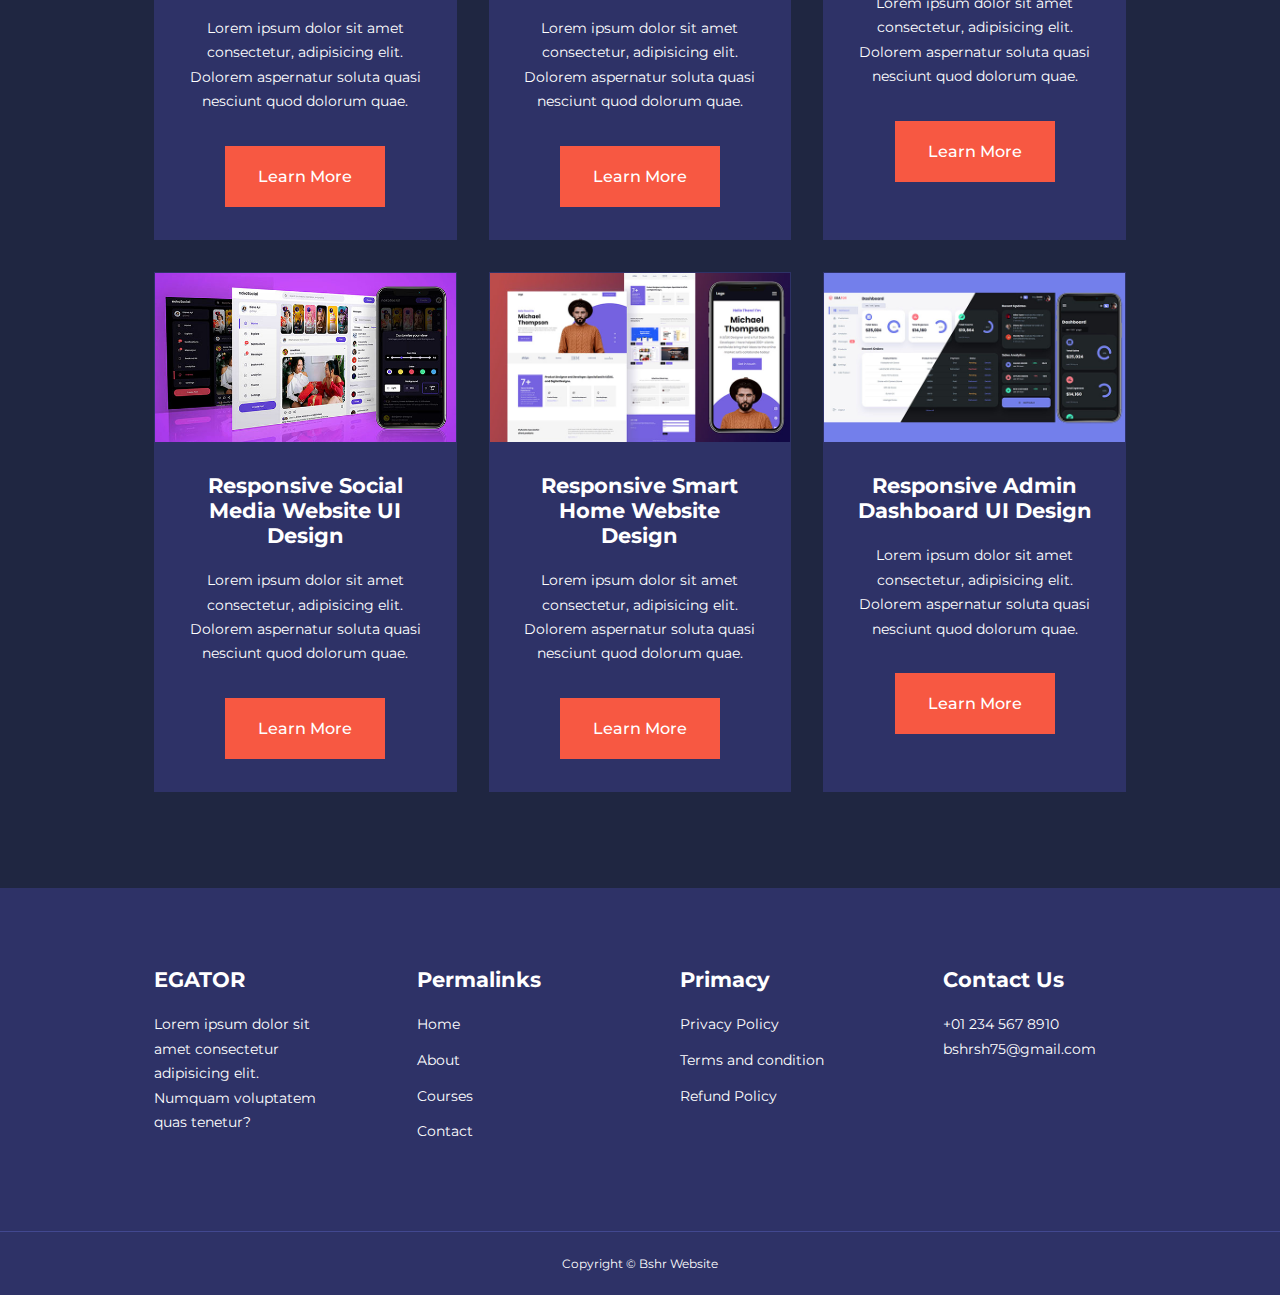
<file: courses.html>
<!DOCTYPE html>
<html lang="en">
<head>
    <meta charset="UTF-8">
    <meta name="viewport" content="width=device-width, initial-scale=1.0">
    <title>Ocean</title>
    <!-- Google fonts -->
    <link rel="preconnect" href="https://fonts.googleapis.com">
    <link rel="preconnect" href="https://fonts.gstatic.com" crossorigin>
    <link href="https://fonts.googleapis.com/css2?family=Jomhuria&family=Lato:ital,wght@0,300;0,400;0,700;0,900;1,300;1,400;1,700;1,900&family=League+Spartan:wght@100;200;300;400;500;600;700;800;900&family=Montserrat:wght@300;400;500;600;700;800;900&family=Open+Sans:wght@400;700&family=Work+Sans:wght@200;300;400;500;600;700;800&display=swap" rel="stylesheet">
    <!-- ICONS COUT cdn -->
    <link rel="stylesheet" href="https://unicons.iconscout.com/release/v4.0.8/css/line.css">
    <link rel="stylesheet" href="css/style.css">
    <link rel="stylesheet" href="css/about.css">
    <style>
        .courses {
            margin-top: 1rem;
        }
    </style>
</head>
<body>
    <!-- start nav bar -->
    <nav>
        <div class="main-container nav-container">
            <a href="index.html"><h4>BSHR</h4></a>
            <ul class="nav-menu">
                <li><a href="index.html">Home</a></li>
                <li><a href="about.html">About</a></li>
                <li><a href="courses.html">Courses</a></li>
                <li><a href="contact.html">Contact</a></li>
            </ul>
            <button id="open-menu-btn"><i class="uil uil-bars"></i></button>
            <button id="close-menu-btn"><i class="uil uil-multiply"></i></button>
        </div>
    </nav>
    <!-- end nav bar -->
    <!-- start courses -->
    <section class="courses">
        <h2>Our Courses</h2>
        <div class="main-container courses-container">
            <article class="course">
                <div class="course-image">
                    <img src="images/course1.jpg" alt="">
                </div>
                <div class="course-info">
                    <h4>Responsive Social Media Website UI Design</h4>
                    <p>Lorem ipsum dolor sit amet consectetur, adipisicing elit. Dolorem aspernatur soluta quasi nesciunt quod dolorum quae.</p>
                    <a href="" class="btn btn-primary">Learn More</a>
                </div>
            </article>
            <article class="course">
                <div class="course-image">
                    <img src="images/course2.jpg" alt="">
                </div>
                <div class="course-info">
                    <h4>Responsive Smart Home Website Design</h4>
                    <p>Lorem ipsum dolor sit amet consectetur, adipisicing elit. Dolorem aspernatur soluta quasi nesciunt quod dolorum quae.</p>
                    <a href="" class="btn btn-primary">Learn More</a>
                </div>
            </article>
            <article class="course">
                <div class="course-image">
                    <img src="images/course3.jpg" alt="">
                </div>
                <div class="course-info">
                    <h4>Responsive Admin Dashboard UI Design</h4>
                    <p>Lorem ipsum dolor sit amet consectetur, adipisicing elit. Dolorem aspernatur soluta quasi nesciunt quod dolorum quae.</p>
                    <a href="" class="btn btn-primary">Learn More</a>
                </div>
            </article>
            <article class="course">
                <div class="course-image">
                    <img src="images/course1.jpg" alt="">
                </div>
                <div class="course-info">
                    <h4>Responsive Social Media Website UI Design</h4>
                    <p>Lorem ipsum dolor sit amet consectetur, adipisicing elit. Dolorem aspernatur soluta quasi nesciunt quod dolorum quae.</p>
                    <a href="" class="btn btn-primary">Learn More</a>
                </div>
            </article>
            <article class="course">
                <div class="course-image">
                    <img src="images/course2.jpg" alt="">
                </div>
                <div class="course-info">
                    <h4>Responsive Smart Home Website Design</h4>
                    <p>Lorem ipsum dolor sit amet consectetur, adipisicing elit. Dolorem aspernatur soluta quasi nesciunt quod dolorum quae.</p>
                    <a href="" class="btn btn-primary">Learn More</a>
                </div>
            </article>
            <article class="course">
                <div class="course-image">
                    <img src="images/course3.jpg" alt="">
                </div>
                <div class="course-info">
                    <h4>Responsive Admin Dashboard UI Design</h4>
                    <p>Lorem ipsum dolor sit amet consectetur, adipisicing elit. Dolorem aspernatur soluta quasi nesciunt quod dolorum quae.</p>
                    <a href="" class="btn btn-primary">Learn More</a>
                </div>
            </article>
            <article class="course">
                <div class="course-image">
                    <img src="images/course1.jpg" alt="">
                </div>
                <div class="course-info">
                    <h4>Responsive Social Media Website UI Design</h4>
                    <p>Lorem ipsum dolor sit amet consectetur, adipisicing elit. Dolorem aspernatur soluta quasi nesciunt quod dolorum quae.</p>
                    <a href="" class="btn btn-primary">Learn More</a>
                </div>
            </article>
            <article class="course">
                <div class="course-image">
                    <img src="images/course2.jpg" alt="">
                </div>
                <div class="course-info">
                    <h4>Responsive Smart Home Website Design</h4>
                    <p>Lorem ipsum dolor sit amet consectetur, adipisicing elit. Dolorem aspernatur soluta quasi nesciunt quod dolorum quae.</p>
                    <a href="" class="btn btn-primary">Learn More</a>
                </div>
            </article>
            <article class="course">
                <div class="course-image">
                    <img src="images/course3.jpg" alt="">
                </div>
                <div class="course-info">
                    <h4>Responsive Admin Dashboard UI Design</h4>
                    <p>Lorem ipsum dolor sit amet consectetur, adipisicing elit. Dolorem aspernatur soluta quasi nesciunt quod dolorum quae.</p>
                    <a href="" class="btn btn-primary">Learn More</a>
                </div>
            </article>
            <article class="course">
                <div class="course-image">
                    <img src="images/course1.jpg" alt="">
                </div>
                <div class="course-info">
                    <h4>Responsive Social Media Website UI Design</h4>
                    <p>Lorem ipsum dolor sit amet consectetur, adipisicing elit. Dolorem aspernatur soluta quasi nesciunt quod dolorum quae.</p>
                    <a href="" class="btn btn-primary">Learn More</a>
                </div>
            </article>
            <article class="course">
                <div class="course-image">
                    <img src="images/course2.jpg" alt="">
                </div>
                <div class="course-info">
                    <h4>Responsive Smart Home Website Design</h4>
                    <p>Lorem ipsum dolor sit amet consectetur, adipisicing elit. Dolorem aspernatur soluta quasi nesciunt quod dolorum quae.</p>
                    <a href="" class="btn btn-primary">Learn More</a>
                </div>
            </article>
            <article class="course">
                <div class="course-image">
                    <img src="images/course3.jpg" alt="">
                </div>
                <div class="course-info">
                    <h4>Responsive Admin Dashboard UI Design</h4>
                    <p>Lorem ipsum dolor sit amet consectetur, adipisicing elit. Dolorem aspernatur soluta quasi nesciunt quod dolorum quae.</p>
                    <a href="" class="btn btn-primary">Learn More</a>
                </div>
            </article>
        </div>
    </section>
    <!-- end courses -->
<!-- start footer -->
<footer class="footer">
    <div class="main-container footer-container">
        <div class="footer1">
            <a href="index.html" class="footer-logo"><h4>EGATOR</h4></a>
            <p>Lorem ipsum dolor sit amet consectetur adipisicing elit. Numquam voluptatem quas tenetur?</p>
        </div>
        <div class="footer2">
            <h4>Permalinks</h4>
            <ul class="permalinks">
                <li><a href="index.html">Home</a></li>
                <li><a href="about.html">About</a></li>
                <li><a href="courses.html">Courses</a></li>
                <li><a href="contact.html">Contact</a></li>
            </ul>
        </div>
        <div class="footer3">
            <h4>Primacy</h4>
            <ul class="privacy">
                <li><a href="#">Privacy Policy</a></li>
                <li><a href="#">Terms and condition</a></li>
                <li><a href="#">Refund Policy</a></li>
            </ul>
        </div>
        <div class="footer4">
            <h4>Contact Us</h4>
            <div>
                <p>+01 234 567 8910</p>
                <p>bshrsh75@gmail.com</p>
            </div>
            <ul class="footer-socials">
                <li>
                    <a href="#"><i class="uil uil-facebook"></i></a>
                </li>
                <li>
                    <a href="#"><i class="uil uil-instagram-alt"></i></a>
                </li>
                <li>
                    <a href="#"><i class="uil uil-twitter"></i></a>
                </li>
                <li>
                    <a href="#"><i class="uil uil-linkedin-alt"></i></a>
                </li>
            </ul>
        </div>
    </div>
    <div class="footer-copyright">
        <small>Copyright &copy; Bshr Website</small>
    </div>
</footer>
<!-- end footer -->
<script src="main.js"></script>
</body>
</html>
</file>
<file: css/style.css>
* {
    margin: 0;
    padding: 0;
    border: 0;
    outline: 0;
    text-decoration: none;
    list-style: none;
    box-sizing: border-box;
}

:root {
    --color-primary: #6c63ff;
    --color-success: #00bf8e;
    --color-warning: #f7c94b;
    --color-danger: #f75842;
    --color-white: #fff;
    --color-light: rgba(255, 255, 255, 0.7);
    --color-black: #000;
    --color-bg: #1f2641;
    --color-bg1: #2e3267;
    --color-bg2: #424890;
    --container-width-lg: 76%;
    --container-width-md: 90%;
    --container-width-sm: 94%;
    --transition: all 400ms ease;
}

body {
    font-family: 'Montserrat', sans-serif;
    line-height: 1.7;
    color: var(--color-white);
    background: var(--color-bg);
}

.main-container {
    width: var(--container-width-lg);
    margin: 0 auto;
}

section {
    padding: 6rem 0;
}

section h2 {
    text-align: center;
    margin-bottom: 4rem;
}

h1, h2, h3, h4, h5{
    line-height: 1.2;
}

h1 {
    font-size: 2.4rem;
}

h2 {
    font-size: 2rem;
}

h3 {
    font-size: 1.6rem;
}

h4 {
    font-size: 1.3rem;
}

a {
    color: var(--color-white);
}

img{
    width: 100%;
    display: block;
    object-fit: cover;
}

.btn {
    display: inline-block;
    background: var(--color-white);
    color: var(--color-black);
    padding: 1rem 2rem;
    border: 1px solid transparent;
    font-weight: 500;
    transition: var(--transition);
    -webkit-transition: var(--transition);
    -moz-transition: var(--transition);
    -ms-transition: var(--transition);
    -o-transition: var(--transition);
}

.btn:hover {
    background: transparent;
    color: var(--color-black);
    background-color: var(--color-white);
}

.btn-primary {
    background: var(--color-danger);
    color: var(--color-white);
}

/* start nav bar */
nav {
    background: transparent;
    width: 100vw;
    height: 5rem;
    position: fixed;
    top: 0;
    z-index: 11;
}

/* change navbar styles on scroll using js */
.window-scroll {
    background: var(--color-primary);
    box-shadow: 0 1rem 2rem rgba(0, 0, 0, 0.2);
}

nav .nav-container {
    display: flex;
    justify-content: space-between;
    align-items: center;
    height: 100%;

}

nav .nav-container .nav-menu {
    display: flex;
    justify-content: space-between;
    gap: 4rem;
    align-items: center;
}

nav .nav-container button {
    display: none;
}

nav .nav-container .nav-menu li a {
    font-size: 0.9rem;
    transition: var(--transition);
    -webkit-transition: var(--transition);
    -moz-transition: var(--transition);
    -ms-transition: var(--transition);
    -o-transition: var(--transition);
}

nav .nav-container .nav-menu li a:hover {
    color: var(--color-bg2);
}
/* end nav bar */
/* start header */
header {
    position: relative;
    height: 70vh;
    width: 100%;
    overflow: hidden;
    top: 5rem;
    margin-bottom: 5rem;
}

header .header-container {
    display: grid;
    grid-template-columns: 1fr 1fr;
    height: 100%;
    gap: 5rem;
    align-items: center;
}

.header-left p {
    margin: 1rem 0 2.4rem;
}
/* end header */
/* start categories */
.categories {
    background: var(--color-bg1);
    height: 32rem;
}

.categories-container {
    display: grid;
    grid-template-columns: 40% 60%;

}

.categories h1{
    line-height: 1;
    margin-bottom: 3rem;
}

.categories-left {
    margin-right: 4rem;
}

.categories-left p {
    margin: 1rem 0 3rem;
}

.categories-right {
    display: grid;
    grid-template-columns: repeat(3 , 1fr);
    gap: 1.2rem;
}

.category {
    background: var(--color-bg2);
    padding: 2rem;
    transition: var(--transition);
    -webkit-transition: var(--transition);
    -moz-transition: var(--transition);
    -ms-transition: var(--transition);
    -o-transition: var(--transition);
    border-radius: 2rem;
    -webkit-border-radius: 2rem;
    -moz-border-radius: 2rem;
    -ms-border-radius: 2rem;
    -o-border-radius: 2rem;
}

.category:hover {
    box-shadow: 0 3rem 3rem rgba(0,0,0,0.3);
    z-index: 1;
}

.category-icon {
    background: var(--color-primary);
    padding: 0.7rem;
    border-radius: 0.9rem;
    -webkit-border-radius: 0.9rem;
    -moz-border-radius: 0.9rem;
    -ms-border-radius: 0.9rem;
    -o-border-radius: 0.9rem;
}

.category:nth-child(2) .category-icon {
    background: var(--color-danger);
}
.category:nth-child(3) .category-icon {
    background: var(--color-success);
}
.category:nth-child(4) .category-icon {
    background: var(--color-warning);
}
.category:nth-child(5) .category-icon {
    background: var(--color-success);
}

.category h5 {
    margin: 2rem 0 1rem;
}

.category p {
    font-size: 0.85rem;
}
/* end categories */
/* start courses */
.courses {
    margin-top: 10rem;
}

.courses-container {
    display: grid;
    grid-template-columns: repeat(3, 1fr);
    gap: 2rem;
}

.course {
    background: var(--color-bg1);
    text-align: center;
    border: 1px solid transparent;
    transition: var(--transition);
    -webkit-transition: var(--transition);
    -moz-transition: var(--transition);
    -ms-transition: var(--transition);
    -o-transition: var(--transition);
}

.course:hover {
    background: transparent;
    border: 1px solid var(--color-primary);
}

.course-info {
    padding: 2rem;
}

.course-info p {
    margin: 1.2rem 0 2rem;
    font-size: 0.9rem;
} 
/* end courses */
/* start faqs */
.faqs {
    background: var(--color-bg1);
    box-shadow: inset 0 0 3rem rgba(0, 0, 0, 0.5);
}

.faqs-container {
    display: grid;
    grid-template-columns: repeat(2 ,1fr);
    gap: 1rem;
}

.faq {
    display: flex;
    padding: 2rem;
    align-items: center;
    gap: 1.4rem;
    height: fit-content;
    background-color: var(--color-primary);
    cursor: pointer;
}

.faq h4 {
    font-size: 1rem;
    line-height: 2.2;
}

/* important */
.faq-icon {
    align-self: flex-start;
    font-size: 1.2rem;
}

.faq p {
    margin-top: 0.8rem;
    display: none;
}

/* very important */
.faq.open p{
    display: block;
}
/* end faqs */
/* start testimonials */
.testimonials-container {
    overflow-x: hidden;
    position: relative;
    margin-bottom: 5rem;
}

.testimonial {
    padding-top: 2rem;
}

.avatar {
    width: 6rem;
    height: 6rem;
    overflow: hidden;
    margin: 0 auto 1rem;
    border-radius: 50%;
    border: 1rem solid var(--color-bg1);
    -webkit-border-radius: 50%;
    -moz-border-radius: 50%;
    -ms-border-radius: 50%;
    -o-border-radius: 50%;
}

.testimonial-info {
    text-align: center;
}

.testimonial-body {
    background-color: var(--color-primary);
    padding: 2rem;
    margin-top: 3rem;
    position: relative;
}

.testimonial-body::before {
    content: "";
    border: 1.5rem solid ;
    border-color: transparent transparent var(--color-primary) transparent;
    top: -3rem;
    position: absolute;
    left: 50%;
    box-shadow: inset 0 0 3rem rgba(0, 0, 0, 0.5);
    transform: translate(-50%);
    -webkit-transform: translate(-50%);
    -moz-transform: translate(-50%);
    -ms-transform: translate(-50%);
    -o-transform: translate(-50%);
}
/* end testimonials */
/* start footer */
.footer {
    background: var(--color-bg1);
    padding-top: 5rem;
    font-size: 0.9rem;
}

.footer-container {
    display: grid;
    grid-template-columns: repeat(4 , 1fr);
    gap: 5rem;
}

.footer-container > div h4 {
    margin-bottom: 1.2rem;
}

.footer1 p {
    margin: 0 0 2rem;
}

footer ul li {
    margin-bottom: 0.7rem;
}

footer ul li a:hover {
    text-decoration: underline;
}

.footer-socials {
    display: flex;
    gap: 1rem;
    font-size: 1.2rem;
    margin-top: 2rem;
}

.footer-copyright {
    text-align: center;
    margin-top: 4rem;
    padding: 1.2rem 0;
    border-top: 1px solid var(--color-bg2);
}
/* end footer */

/* __________ Media Queries (Tablets) __________ */

@media screen and (max-width: 1024px) {
    .main-container {
        width: var(--container-width-md) !important;
    }

    h1 {
        font-size: 2.2rem;
    }

    h2 {
        font-size: 1.7rem;
    }

    h3 {
        font-size: 1.4rem;
    }

    h4 {
        font-size: 1.2rem;
    }

    /* start navbar */
    nav button {
        display: inline-block !important;
        background: transparent;
        color: var(--color-white);
        font-size: 1.8rem;
        cursor: pointer;
    }

    nav button#close-menu-btn {
        display: none !important;
    }

    .nav-menu {
        /* display: none !important; */
        position: fixed;
        top: 5rem;
        right: 5%;
        height: fit-content;
        flex-direction: column;
        width: 18rem;
        gap: 0 !important;
        display: none !important;
    }

    .nav-menu li {
        width: 100%;
        height: 5.8rem;
        opacity: 0;
        transform-origin: top right;
        animation: animationNavItem 200ms linear forwards;
        -webkit-animation: animationNavItem 400ms linear forwards;
}

    .nav-menu li:nth-child(2){
        animation-delay: 200ms;
    }

    .nav-menu li:nth-child(3){
        animation-delay: 400ms;
    }

    .nav-menu li:nth-child(4){
        animation-delay: 600ms;
    }

    @keyframes animationNavItem {
        0% {
            transform: rotateZ(-90deg) rotateX(90deg) scale(0.1);
            -webkit-transform: rotateZ(-90deg) rotateX(90deg) scale(0.1);
            -moz-transform: rotateZ(-90deg) rotateX(90deg) scale(0.1);
            -ms-transform: rotateZ(-90deg) rotateX(90deg) scale(0.1);
            -o-transform: rotateZ(-90deg) rotateX(90deg) scale(0.1);
}
        100%{
            opacity: 1;
            transform: rotateZ(0);
            -webkit-transform: rotateZ(0);
            -moz-transform: rotateZ(0);
            -ms-transform: rotateZ(0);
            -o-transform: rotateZ(0);
        }
    }

    .nav-menu li a {
        background: var(--color-primary);
        box-shadow: -4rem 6rem 10rem rgba(0,0,0,0.6);
        width: 100%;
        height: 100%;
        display: grid;
        place-items: center;
    }

    .nav-menu li a:hover {
        background: var(--color-bg2);
        color: var(--color-white) !important;
    }
    /* end navbar */

    /* start header */
    header {
        height: 62vh;
        margin-bottom: 4rem;
    }

    .header-container {
        padding-bottom: 3rem;
        gap: 0 !important;
    }
    /* end header */

    /* start categories */
    .categories {
        height: auto;
    }

    .categories-container {
        grid-template-columns: 1fr;
        gap: 3rem;
    }

    .categories-left {
        margin-right: 0;
    }
    /* end categories */
    /* start courses */
    .courses {
        margin-top: 0;
    }

    .courses-container {
        grid-template-columns: 1fr 1fr;
    }
    /* end courses */
    /* start faqs */
    .faqs-container {
        grid-template-columns: 1fr;
    }

    .faq {
        padding: 1.5rem;
    }
    /* end faqs */
    /* start footer */
    .footer-container {
        grid-template-columns: 1fr 1fr;
    }
    /* end footer */
}

@media screen and (max-width: 600px) {
    .main-container {
        width: var(--container-width-sm) !important;
    }

    /* start navbar */
    .nav-menu {
        right: 3%;
    }
    /* end navbar */
    /* start header */
    header {
        height: 100vh;
    }

    .header-container {
        grid-template-columns: 1fr !important;
        text-align: center;
        margin-top: 0;
    }

    .header-left p {
        margin-bottom: 1.3rem;
    }
    /* end header */
    /* start categories */
    .categories-right {
        grid-template-columns: 1fr 1fr;
        gap: 0.7rem;
    }
    /* end categories */
    /* start courses */
    .courses-container {
        grid-template-columns: 1fr;
    }
    /* end courses */
    /* start testimonials */
    .testimonial-body {
        padding: 1.2rem;
    }
    /* end testimonials */
    /* start footer */
    .footer-container {
        grid-template-columns: 1fr;
        text-align: center;
        gap: 2rem;
    }

    .footer1 {
        margin: 1rem auto;
    }

    .footer-socials {
        justify-content: center;
    }
    /* end footer */
}
</file>
<file: css/about.css>
/* start achievements */
.about-achievements {
    margin-bottom: 3rem;
}

.about-achievements-container {
    display: grid;
    grid-template-columns: 40% 60%;
    gap: 5rem;
}

.about-achievements-right > p {
    margin: 1.6rem 0 2.5rem;
}

.achievements-cards {
    display: grid;
    grid-template-columns: repeat(3, 1fr);
    gap: 1.5rem;
}

.achievement-card {
    background: var(--color-bg1);
    padding: 1.6rem;
    text-align: center;
    transition: var(--transition);
    -webkit-transition: var(--transition);
    -moz-transition: var(--transition);
    -ms-transition: var(--transition);
    -o-transition: var(--transition);
    border-radius: 1rem;
    -webkit-border-radius: 1rem;
    -moz-border-radius: 1rem;
    -ms-border-radius: 1rem;
    -o-border-radius: 1rem;
    
}

.achievement-card:hover {
    background: var(--color-bg2);
    box-shadow: 0 3rem 3rem rgba(0,0,0,0.3);
}

.achievement-icon {
    background: var(--color-danger);
    padding: 0.6rem;
    display: inline-block;
    margin-bottom: 2rem;
    font-size: 2rem;
    border-radius: 1rem;
    -webkit-border-radius: 1rem;
    -moz-border-radius: 1rem;
    -ms-border-radius: 1rem;
    -o-border-radius: 1rem;
}

.achievement-card:nth-child(2) .achievement-icon {
    background: var(--color-success);
}

.achievement-card:nth-child(3) .achievement-icon {
    background: var(--color-primary);
}

.achievement-card p {
    margin-top: 1rem;
}
/* end achievements */
/* start team */
.team {
    background: var(--color-bg1);
    box-shadow: inset 0 0 3rem rgba(0,0,0,0.5);
}

.team-container {
    display: grid;
    grid-template-columns: repeat(4, 1fr);
    gap: 2rem;
}

.team-member {
    background: var(--color-bg2);
    position: relative;
    padding: 2rem;
    border: 1px solid transparent;
    overflow: hidden;
    border-radius: 0.9rem;
    -webkit-border-radius: 0.9rem;
    -moz-border-radius: 0.9rem;
    -ms-border-radius: 0.9rem;
    -o-border-radius: 0.9rem;
    transition: var(--transition);
    -webkit-transition: var(--transition);
    -moz-transition: var(--transition);
    -ms-transition: var(--transition);
    -o-transition: var(--transition);
}

.team-member:hover {
    background: transparent;
    border: 1px solid var(--color-primary);
}

.team-member-img img {
    filter: saturate(0);
    -webkit-filter: saturate(0);
    border-radius: 0.9rem;
    -webkit-border-radius: 0.9rem;
    -moz-border-radius: 0.9rem;
    -ms-border-radius: 0.9rem;
    -o-border-radius: 0.9rem;
}

.team-member:hover .team-member-img img {
    filter: none;
    -webkit-filter: none;
}

.team-member-info * {
    text-align: center;
    margin-top: 1.4rem;
}

.team-member-info p {
    color: var(--color-light);
}

.team-member-socials {
    position: absolute;
    top: 50%;
    right: -100%;
    display: flex;
    flex-direction: column;
    box-shadow: -2rem 0 2rem rgba(0,0,0,0.3);
    transform: translateY(-50%);
    -webkit-transform: translateY(-50%);
    -moz-transform: translateY(-50%);
    -ms-transform: translateY(-50%);
    -o-transform: translateY(-50%);
    background: var(--color-primary);
    border-radius: 1rem 0 0 1rem;
    -webkit-border-radius: 1rem 0 0 1rem;
    -moz-border-radius: 1rem 0 0 1rem;
    -ms-border-radius: 1rem 0 0 1rem;
    -o-border-radius: 1rem 0 0 1rem;
    transition: var(--transition);
    -webkit-transition: var(--transition);
    -moz-transition: var(--transition);
    -ms-transition: var(--transition);
    -o-transition: var(--transition);
}

.team-member:hover .team-member-socials {
    right: 0;
}

.team-member-socials a {
    padding: 1rem;

}
/* end team */

/* start media queries (tablets) */
@media screen and (max-width: 1024px){
    .about-achievements {
        margin-bottom: 1rem;
    }

    .about-achievements-container {
        grid-template-columns: 1fr;
        gap: 4rem;
    }

    .about-achievements-left {
        width: 80%;
        margin: 0 auto;
    }

    .team-container {
        grid-template-columns: repeat(3, 1fr);
        gap: 1.5rem;
    }

    .team-member {
        padding: 1rem;
    }
}
/* end media queries (tablets) */
/* start media queries (Mobile) */
@media screen and  (max-width: 600px) {
    .achievements-cards {
        grid-template-columns: 1fr 1fr;
        gap: 0.7rem;
    }

    .team-container {
        grid-template-columns: 1fr 1fr;
        gap: 0.7rem;
    }

    .team-member {
        padding: 0;
    }

    .team-member p {
        margin-bottom: 1.5rem;
    }
}
/* end media queries (Mobile)*/
</file>
<file: css/contact.css>
.contact-container {
    background: var(--color-bg1);
    padding: 4rem;
    display: grid;
    grid-template-columns: 40% 60%;
    gap: 4rem;
    height: 30rem;
    margin: 7rem auto;
    border-radius: 1rem;
    -webkit-border-radius: 1rem;
    -moz-border-radius: 1rem;
    -ms-border-radius: 1rem;
    -o-border-radius: 1rem;
}

/* start aside */
.contact-aside {
    background: var(--color-primary);
    padding: 3rem;
    position: relative;
    bottom: 10rem;
    border-radius: 1rem;
    -webkit-border-radius: 1rem;
    -moz-border-radius: 1rem;
    -ms-border-radius: 1rem;
    -o-border-radius: 1rem;
}

.aside-image {
    width: 12rem;
    margin-bottom: 2rem;
}

.contact-aside h2 {
    text-align: left;
    margin-bottom: 1rem;
}

.contact-aside p {
    font-size: 0.9rem;
    margin-bottom: 2rem;
}

.contact-details li {
    display: flex;
    gap: 1rem;
    align-items: center;
    margin-bottom: 1rem;
}

.contact-socials {
    display: flex;
    gap: 0.8rem;
    margin-top: 3rem;
}

.contact-socials a {
    padding: 0.5rem;
    font-size: 0.9rem;
    background: var(--color-bg2);
    border-radius: 50%;
    -webkit-border-radius: 50%;
    -moz-border-radius: 50%;
    -ms-border-radius: 50%;
    -o-border-radius: 50%;
    transition: var(--transition);
    -webkit-transition: var(--transition);
    -moz-transition: var(--transition);
    -ms-transition: var(--transition);
    -o-transition: var(--transition);
}

.contact-socials a:hover {
    background: transparent;
}
/* end aside */
/* start form */
.contact-form {
    display: flex;
    flex-direction: column;
    gap: 1.2rem;
    margin-right: 4rem;
}

.form-name {
    display: flex;
    gap: 1.2rem;
}

.contact-form input[type = "text"] {
    width: 50%;
}

.contact-form input, textarea {
    width: 100%;
    padding: 1rem;
    background: var(--color-bg);
    color: var(--color-white);
}

.contact-form .btn {
    width: max-content;
    margin-top: 1rem;
    cursor: pointer;
}
/* end form */

/* start media queries (tablets) */
@media screen and (max-width: 1024px) {
    .contact {
        padding-bottom: 0;
    }

    .contact-container {
        gap: 1.5rem;
        margin-top: 3rem;
        height: auto;
        padding: 1.5rem;
    }

    .contact-aside {
        width: auto;
        padding: 1.5rem;
        bottom: 0;
    }

    .contact-form {
        align-self: center;
        margin-right: 1.5rem;
    }
}
/* end media queries (tablets) */
/* start media queries (mobile) */
@media screen and (max-width: 600px){
    .contact-container {
        grid-template-columns: 1fr;
        gap: 3rem;
        margin-top: 0;
        padding: 0;
    }

    .contact-form {
        margin: 0 1.5rem 3rem;
    }

    .form-name {
        flex-direction: column;
    }

    .form-name input[type = "text"] {
        width: 100%;
    }
}
/* end media queries (mobile) */
</file>
